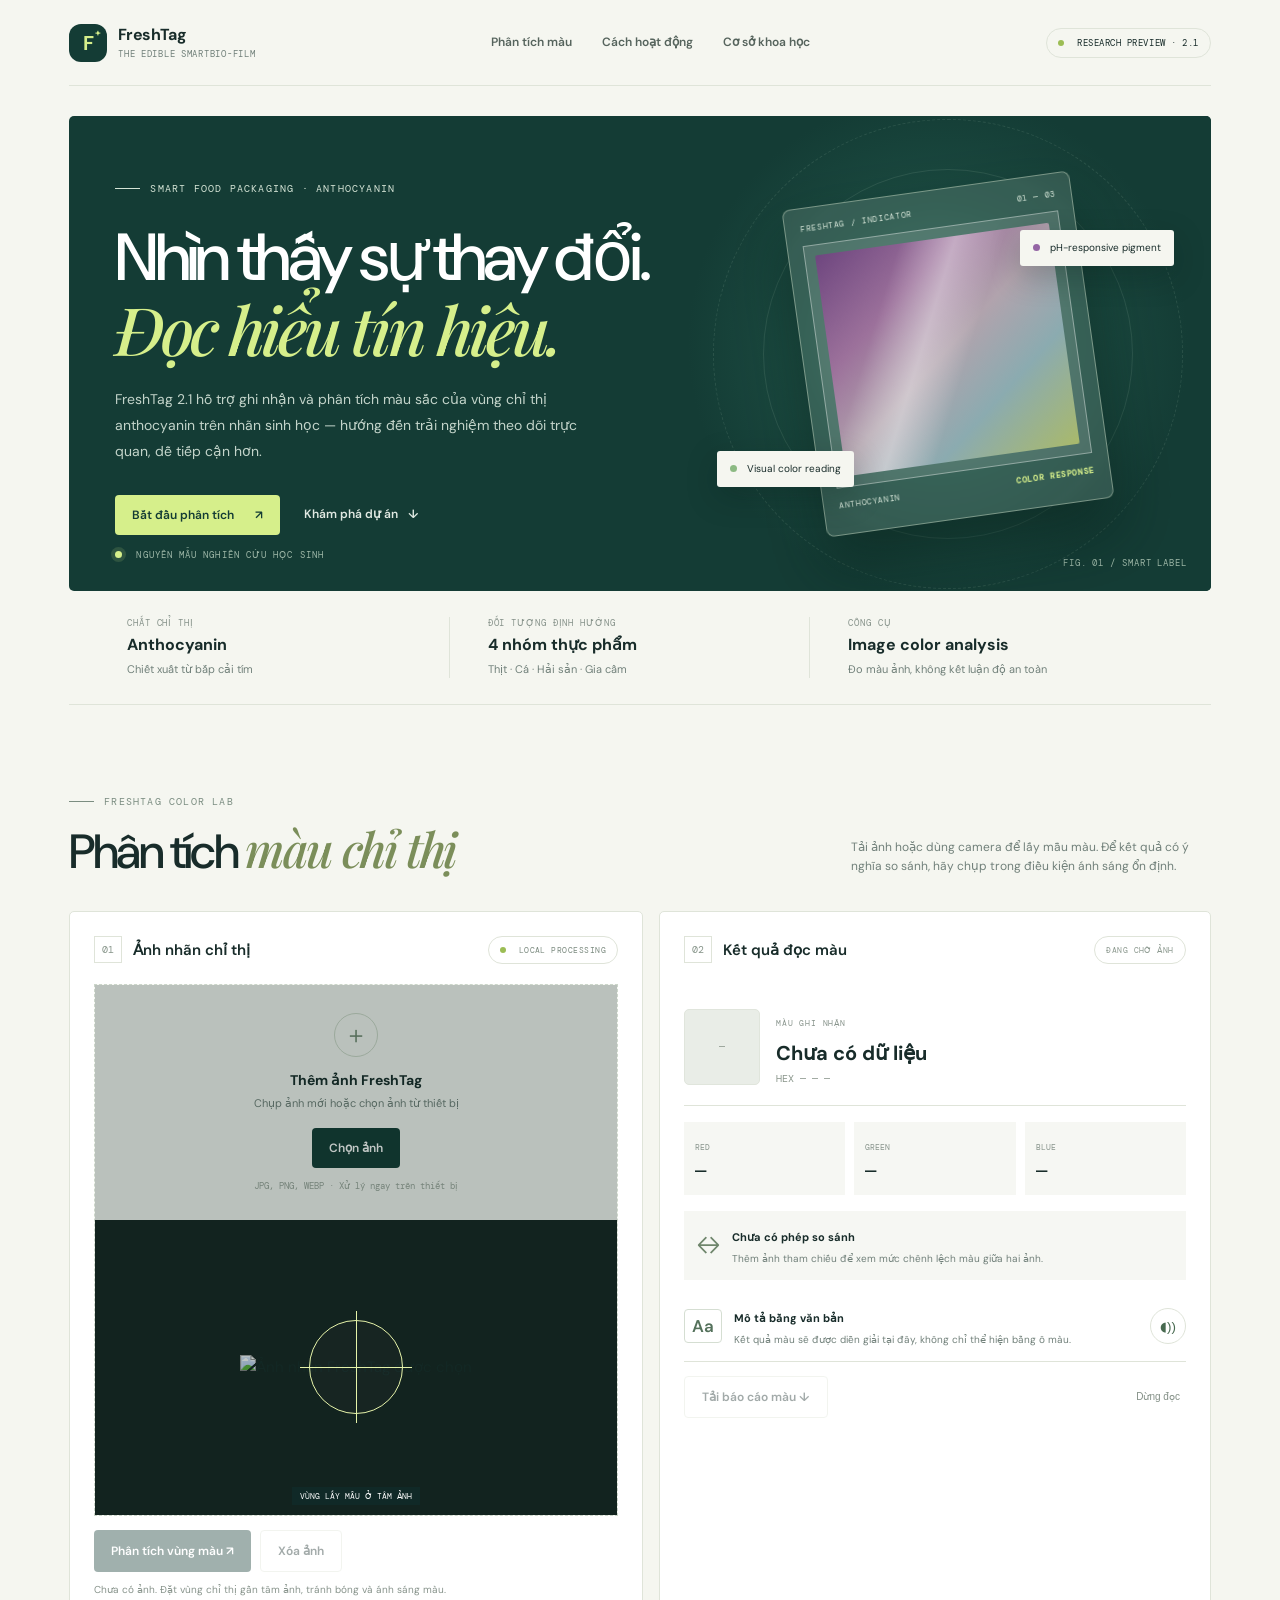
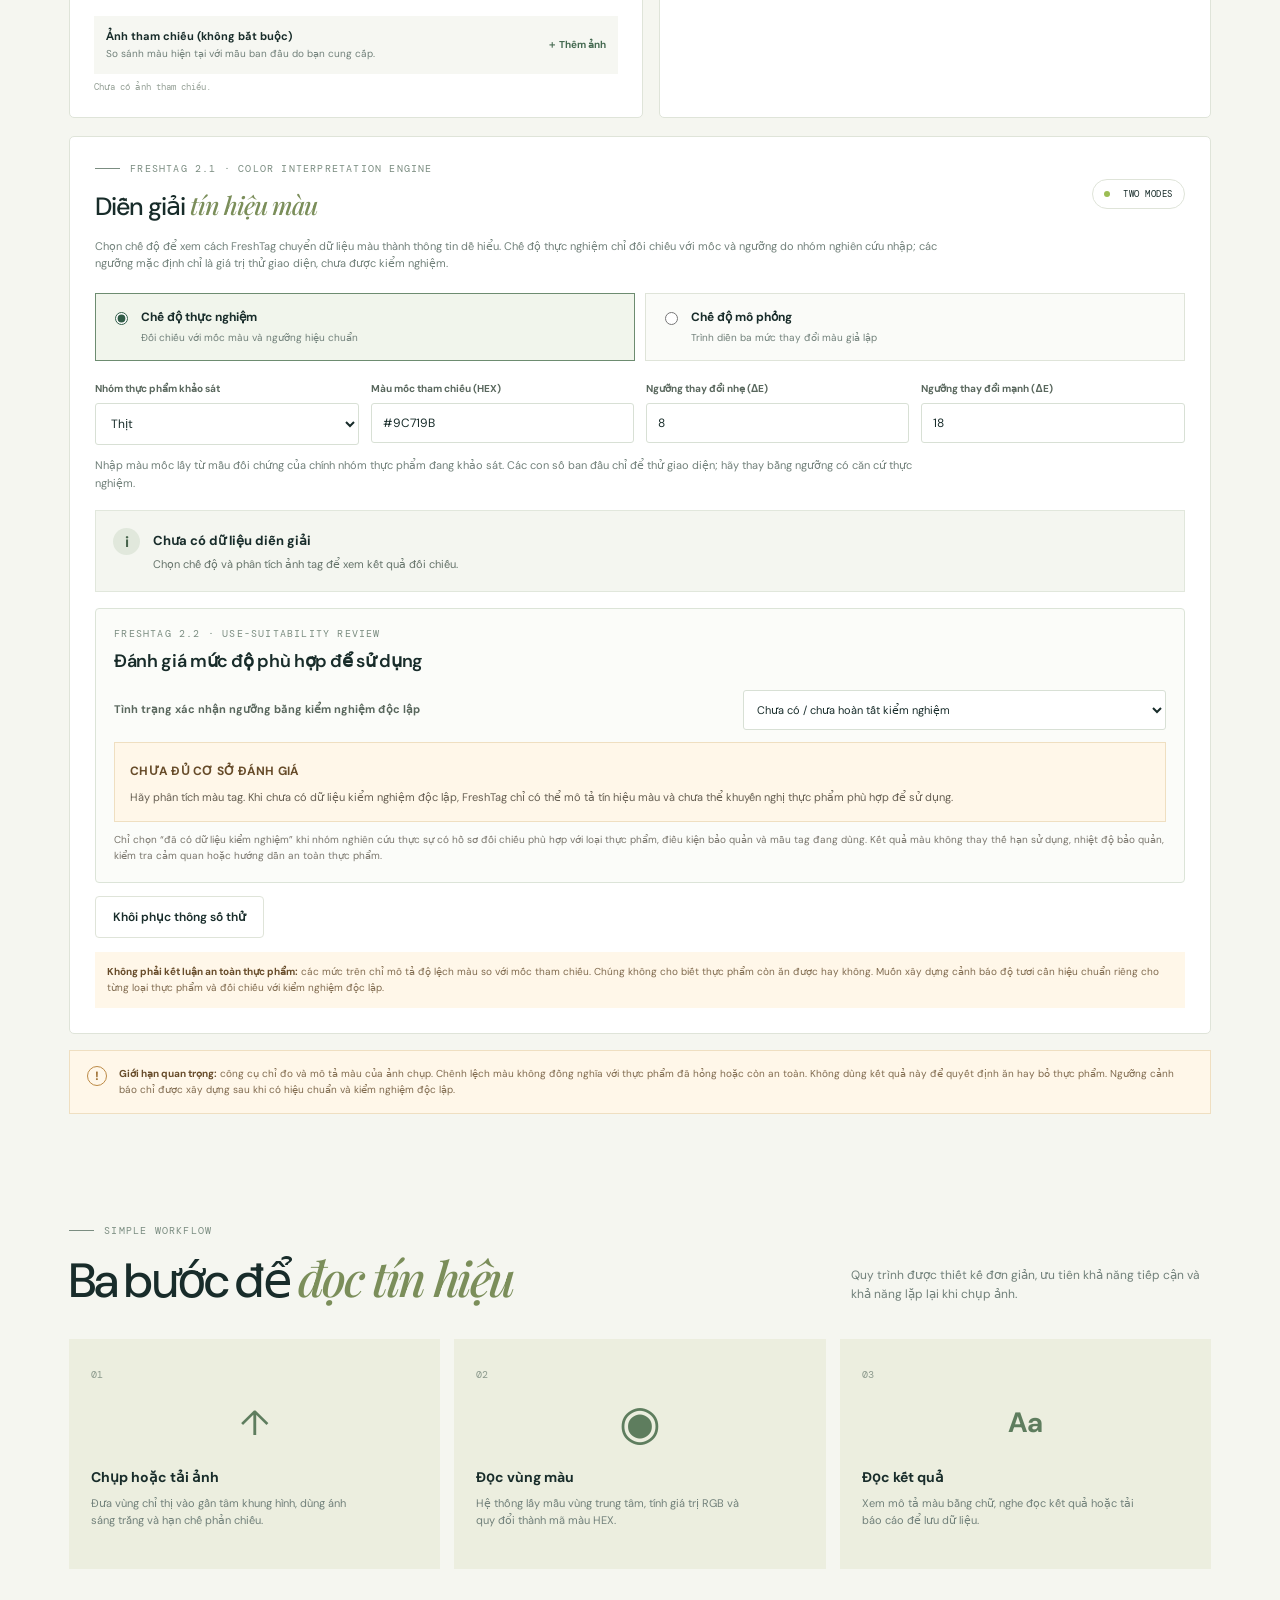
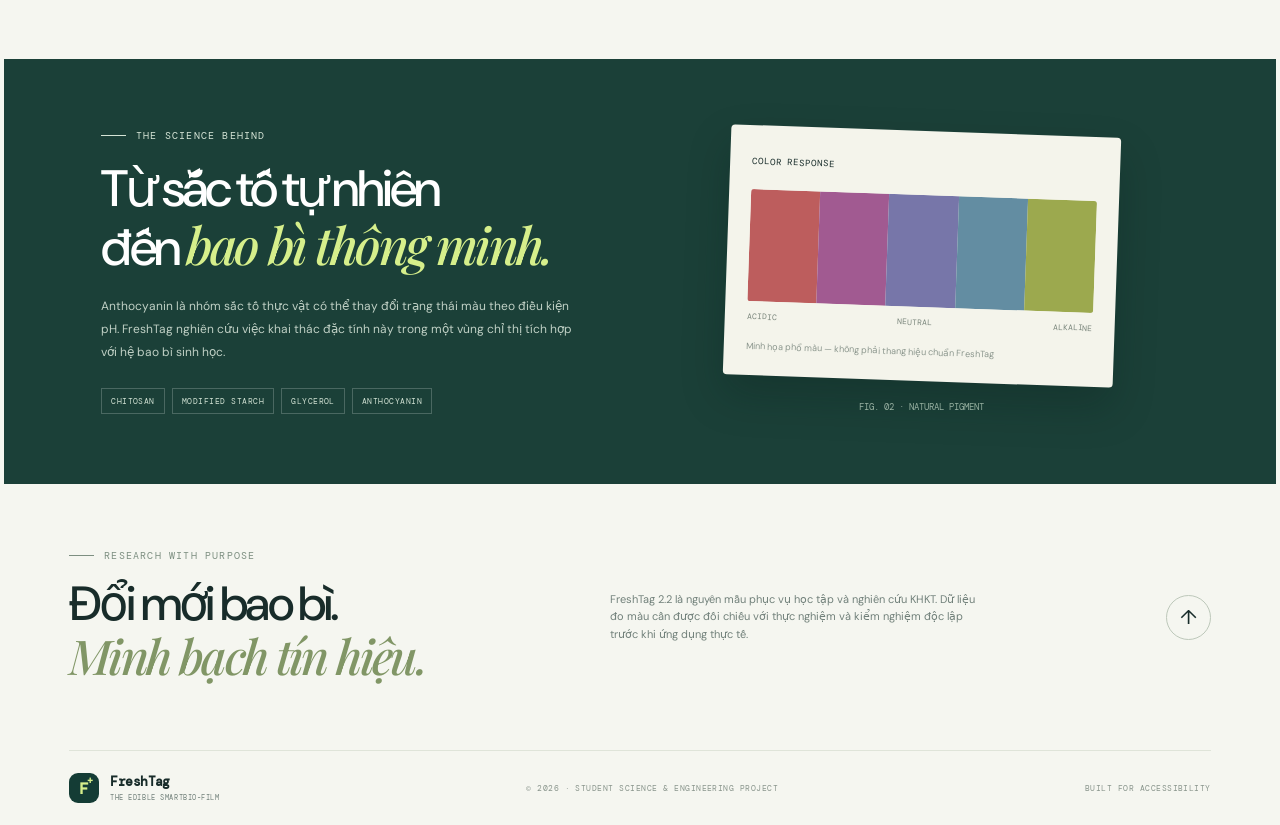
<file: index.html>
<!doctype html>
<html lang="vi">
<head>
  <meta charset="utf-8">
  <meta name="viewport" content="width=device-width, initial-scale=1">
  <meta name="theme-color" content="#102b2a">
  <meta name="description" content="FreshTag 2.1 — công cụ hỗ trợ đọc màu nhãn chỉ thị anthocyanin trong nghiên cứu bao bì thực phẩm thông minh.">
  <title>FreshTag 2.1 | SmartBio-Film</title>
  <link rel="stylesheet" href="styles.css">
</head>
<body>
  <div class="app-shell">
    <header class="topbar">
      <a class="brand" href="#home" aria-label="FreshTag 2.0 trang chủ">
        <span class="brand-mark">F<span>+</span></span>
        <span><strong>FreshTag</strong><small>THE EDIBLE SMARTBIO-FILM</small></span>
      </a>
      <nav aria-label="Điều hướng chính">
        <a href="#scanner">Phân tích màu</a><a href="#how">Cách hoạt động</a><a href="#science">Cơ sở khoa học</a>
      </nav>
      <span class="version-pill"><i></i> RESEARCH PREVIEW · 2.1</span>
    </header>

    <main id="home">
      <section class="hero">
        <div class="hero-copy">
          <div class="eyebrow"><span class="eyebrow-line"></span> SMART FOOD PACKAGING · ANTHOCYANIN</div>
          <h1>Nhìn thấy sự thay đổi.<br><em>Đọc hiểu tín hiệu.</em></h1>
          <p>FreshTag 2.1 hỗ trợ ghi nhận và phân tích màu sắc của vùng chỉ thị anthocyanin trên nhãn sinh học — hướng đến trải nghiệm theo dõi trực quan, dễ tiếp cận hơn.</p>
          <div class="hero-actions"><a class="btn btn-light" href="#scanner">Bắt đầu phân tích <span>↗</span></a><a class="text-link" href="#science">Khám phá dự án <span>↓</span></a></div>
          <div class="hero-foot"><span class="pulse"></span> NGUYÊN MẪU NGHIÊN CỨU HỌC SINH</div>
        </div>
        <div class="hero-art" aria-label="Minh họa nhãn chỉ thị màu FreshTag">
          <div class="orbit orbit-one"></div><div class="orbit orbit-two"></div>
          <div class="film-card"><div class="film-top"><span>FRESHTAG / INDICATOR</span><span>01 — 03</span></div><div class="film-window"><div class="film-gradient"></div><div class="film-gloss"></div></div><div class="film-bottom"><span>ANTHOCYANIN</span><strong>COLOR RESPONSE</strong></div></div>
          <div class="float-note note-top"><span class="note-dot purple"></span> pH-responsive pigment</div>
          <div class="float-note note-bottom"><span class="note-dot mint"></span> Visual color reading</div>
          <span class="hero-index">FIG. 01 / SMART LABEL</span>
        </div>
      </section>

      <section class="stats-strip" aria-label="Thông tin dự án">
        <div><span class="stat-label">CHẤT CHỈ THỊ</span><strong>Anthocyanin</strong><small>Chiết xuất từ bắp cải tím</small></div>
        <div><span class="stat-label">ĐỐI TƯỢNG ĐỊNH HƯỚNG</span><strong>4 nhóm thực phẩm</strong><small>Thịt · Cá · Hải sản · Gia cầm</small></div>
        <div><span class="stat-label">CÔNG CỤ</span><strong>Image color analysis</strong><small>Đo màu ảnh, không kết luận độ an toàn</small></div>
      </section>

      <section class="section scanner-section" id="scanner">
        <div class="section-heading"><div><div class="eyebrow dark"><span class="eyebrow-line"></span> FRESHTAG COLOR LAB</div><h2>Phân tích <em>màu chỉ thị</em></h2></div><p>Tải ảnh hoặc dùng camera để lấy mẫu màu. Để kết quả có ý nghĩa so sánh, hãy chụp trong điều kiện ánh sáng ổn định.</p></div>
        <div class="lab-grid">
          <div class="panel capture-panel">
            <div class="panel-head"><div><span class="step-number">01</span><h3>Ảnh nhãn chỉ thị</h3></div><span class="live-tag"><i></i> LOCAL PROCESSING</span></div>
            <div class="upload-zone" id="dropZone">
              <input id="photoInput" type="file" accept="image/*" capture="environment" hidden>
              <div id="emptyState" class="empty-state"><div class="upload-icon">＋</div><strong>Thêm ảnh FreshTag</strong><span>Chụp ảnh mới hoặc chọn ảnh từ thiết bị</span><button class="btn btn-dark" id="choosePhoto" type="button">Chọn ảnh</button><small>JPG, PNG, WEBP · Xử lý ngay trên thiết bị</small></div>
              <div id="previewWrap" class="preview-wrap" hidden><img id="preview" alt="Ảnh nhãn FreshTag được chọn"><div class="sample-guide"><span></span></div><div class="guide-caption">VÙNG LẤY MẪU Ở TÂM ẢNH</div></div>
            </div>
            <div class="capture-actions"><button class="btn btn-dark" id="analyzeBtn" type="button" disabled>Phân tích vùng màu <span>↗</span></button><button class="btn btn-outline" id="clearBtn" type="button" disabled>Xóa ảnh</button></div>
            <p class="helper-text" id="fileStatus" aria-live="polite">Chưa có ảnh. Đặt vùng chỉ thị gần tâm ảnh, tránh bóng và ánh sáng màu.</p>
            <div class="reference-box"><div><strong>Ảnh tham chiếu (không bắt buộc)</strong><span>So sánh màu hiện tại với mẫu ban đầu do bạn cung cấp.</span></div><label class="reference-button" for="referenceInput">＋ Thêm ảnh<input id="referenceInput" type="file" accept="image/*" hidden></label></div>
            <div class="reference-status" id="referenceStatus">Chưa có ảnh tham chiếu.</div>
          </div>

          <div class="panel result-panel" aria-live="polite">
            <div class="panel-head"><div><span class="step-number">02</span><h3>Kết quả đọc màu</h3></div><span class="result-state" id="resultState">ĐANG CHỜ ẢNH</span></div>
            <div class="result-main"><div class="color-swatch" id="colorSwatch"><span>—</span></div><div><span class="result-overline">MÀU GHI NHẬN</span><h4 id="colorName">Chưa có dữ liệu</h4><p id="colorHex">HEX — — —</p></div></div>
            <div class="metric-grid"><div class="metric"><span>RED</span><strong id="redValue">—</strong></div><div class="metric"><span>GREEN</span><strong id="greenValue">—</strong></div><div class="metric"><span>BLUE</span><strong id="blueValue">—</strong></div></div>
            <div class="compare-result" id="compareResult"><span class="compare-icon">↔</span><div><strong>Chưa có phép so sánh</strong><p>Thêm ảnh tham chiếu để xem mức chênh lệch màu giữa hai ảnh.</p></div></div>
            <div class="plain-language"><span class="access-icon">Aa</span><div><strong>Mô tả bằng văn bản</strong><p id="plainDescription">Kết quả màu sẽ được diễn giải tại đây, không chỉ thể hiện bằng ô màu.</p></div><button id="speakBtn" class="icon-button" type="button" aria-label="Đọc kết quả thành tiếng" title="Đọc kết quả">◖))</button></div>
            <div class="result-actions"><button id="downloadBtn" class="btn btn-outline" type="button" disabled>Tải báo cáo màu ↓</button><button id="stopSpeakBtn" class="text-button" type="button">Dừng đọc</button></div>
          </div>
        </div>
        <section class="interpretation-panel" id="interpretation">
          <div class="interpretation-heading"><div><div class="eyebrow dark"><span class="eyebrow-line"></span> FRESHTAG 2.1 · COLOR INTERPRETATION ENGINE</div><h3>Diễn giải <em>tín hiệu màu</em></h3></div><span class="version-pill"><i></i> TWO MODES</span></div>
          <p class="interpretation-intro">Chọn chế độ để xem cách FreshTag chuyển dữ liệu màu thành thông tin dễ hiểu. Chế độ thực nghiệm chỉ đối chiếu với mốc và ngưỡng do nhóm nghiên cứu nhập; các ngưỡng mặc định chỉ là giá trị thử giao diện, chưa được kiểm nghiệm.</p>
          <div class="mode-switch" role="group" aria-label="Chọn chế độ">
            <label><input type="radio" name="analysisMode" value="calibrated" checked><span><strong>Chế độ thực nghiệm</strong><small>Đối chiếu với mốc màu và ngưỡng hiệu chuẩn</small></span></label>
            <label><input type="radio" name="analysisMode" value="demo"><span><strong>Chế độ mô phỏng</strong><small>Trình diễn ba mức thay đổi màu giả lập</small></span></label>
          </div>
          <div class="calibration-controls" id="calibrationControls">
            <label>Nhóm thực phẩm khảo sát<select id="foodType"><option value="Thịt">Thịt</option><option value="Cá">Cá</option><option value="Hải sản">Hải sản</option><option value="Gia cầm">Gia cầm</option></select></label>
            <label>Màu mốc tham chiếu (HEX)<input id="baselineHex" type="text" value="#9C719B" maxlength="7" inputmode="text" aria-describedby="baselineHelp"></label>
            <label>Ngưỡng thay đổi nhẹ (ΔE)<input id="thresholdOne" type="number" min="0.1" max="100" step="0.1" value="8"></label>
            <label>Ngưỡng thay đổi mạnh (ΔE)<input id="thresholdTwo" type="number" min="0.2" max="150" step="0.1" value="18"></label>
            <p id="baselineHelp" class="control-help">Nhập màu mốc lấy từ mẫu đối chứng của chính nhóm thực phẩm đang khảo sát. Các con số ban đầu chỉ để thử giao diện; hãy thay bằng ngưỡng có căn cứ thực nghiệm.</p>
          </div>
          <div class="demo-controls" id="demoControls" hidden>
            <label>Kịch bản mô phỏng<select id="demoScenario"><option value="reference">Tín hiệu gần màu mốc (ΔE = 2)</option><option value="changed">Tín hiệu thay đổi vừa (ΔE = 11)</option><option value="strong">Tín hiệu thay đổi mạnh (ΔE = 24)</option></select></label>
            <p class="control-help">Dữ liệu mô phỏng được tạo sẵn để minh họa giao diện, không lấy từ ảnh tag và không phản ánh tình trạng thực phẩm.</p>
          </div>
          <div class="interpretation-output" id="interpretationOutput" aria-live="polite">
            <span class="interpretation-icon">i</span><div><strong>Chưa có dữ liệu diễn giải</strong><p>Chọn chế độ và phân tích ảnh tag để xem kết quả đối chiếu.</p></div>
          </div>
          <section class="recommendation-card" aria-live="polite">
            <div class="recommendation-title"><span class="eyebrow dark">FRESHTAG 2.2 · USE-SUITABILITY REVIEW</span><h4>Đánh giá mức độ phù hợp để sử dụng</h4></div>
            <div class="validation-row"><label for="validationStatus">Tình trạng xác nhận ngưỡng bằng kiểm nghiệm độc lập</label><select id="validationStatus"><option value="unvalidated" selected>Chưa có / chưa hoàn tất kiểm nghiệm</option><option value="validated">Đã có dữ liệu kiểm nghiệm độc lập cho đúng nhóm thực phẩm và quy trình</option></select></div>
            <div class="recommendation-output" id="recommendationOutput"><strong>CHƯA ĐỦ CƠ SỞ ĐÁNH GIÁ</strong><p>Hãy phân tích màu tag. Khi chưa có dữ liệu kiểm nghiệm độc lập, FreshTag chỉ có thể mô tả tín hiệu màu và chưa thể khuyến nghị thực phẩm phù hợp để sử dụng.</p></div>
            <p class="recommendation-footnote">Chỉ chọn “đã có dữ liệu kiểm nghiệm” khi nhóm nghiên cứu thực sự có hồ sơ đối chiếu phù hợp với loại thực phẩm, điều kiện bảo quản và mẫu tag đang dùng. Kết quả màu không thay thế hạn sử dụng, nhiệt độ bảo quản, kiểm tra cảm quan hoặc hướng dẫn an toàn thực phẩm.</p>
          </section>
          <div class="demo-buttons"><button type="button" class="btn btn-outline" id="runDemoBtn" hidden>Xem thử kịch bản mô phỏng</button><button type="button" class="btn btn-outline" id="resetCalibrationBtn">Khôi phục thông số thử</button></div>
          <p class="disclaimer-mini"><strong>Không phải kết luận an toàn thực phẩm:</strong> các mức trên chỉ mô tả độ lệch màu so với mốc tham chiếu. Chúng không cho biết thực phẩm còn ăn được hay không. Muốn xây dựng cảnh báo độ tươi cần hiệu chuẩn riêng cho từng loại thực phẩm và đối chiếu với kiểm nghiệm độc lập.</p>
        </section>
        <div class="safety-note"><span class="safety-symbol">!</span><p><strong>Giới hạn quan trọng:</strong> công cụ chỉ đo và mô tả màu của ảnh chụp. Chênh lệch màu không đồng nghĩa với thực phẩm đã hỏng hoặc còn an toàn. Không dùng kết quả này để quyết định ăn hay bỏ thực phẩm. Ngưỡng cảnh báo chỉ được xây dựng sau khi có hiệu chuẩn và kiểm nghiệm độc lập.</p></div>
      </section>

      <section class="section how-section" id="how"><div class="section-heading"><div><div class="eyebrow dark"><span class="eyebrow-line"></span> SIMPLE WORKFLOW</div><h2>Ba bước để <em>đọc tín hiệu</em></h2></div><p>Quy trình được thiết kế đơn giản, ưu tiên khả năng tiếp cận và khả năng lặp lại khi chụp ảnh.</p></div>
        <div class="steps-grid"><article class="step-card"><span>01</span><div class="step-illustration upload-illus">↑</div><h3>Chụp hoặc tải ảnh</h3><p>Đưa vùng chỉ thị vào gần tâm khung hình, dùng ánh sáng trắng và hạn chế phản chiếu.</p></article><article class="step-card"><span>02</span><div class="step-illustration scan-illus">◉</div><h3>Đọc vùng màu</h3><p>Hệ thống lấy mẫu vùng trung tâm, tính giá trị RGB và quy đổi thành mã màu HEX.</p></article><article class="step-card"><span>03</span><div class="step-illustration read-illus">Aa</div><h3>Đọc kết quả</h3><p>Xem mô tả màu bằng chữ, nghe đọc kết quả hoặc tải báo cáo để lưu dữ liệu.</p></article></div>
      </section>

      <section class="science-section" id="science"><div class="science-copy"><div class="eyebrow"><span class="eyebrow-line"></span> THE SCIENCE BEHIND</div><h2>Từ sắc tố tự nhiên<br>đến <em>bao bì thông minh.</em></h2><p>Anthocyanin là nhóm sắc tố thực vật có thể thay đổi trạng thái màu theo điều kiện pH. FreshTag nghiên cứu việc khai thác đặc tính này trong một vùng chỉ thị tích hợp với hệ bao bì sinh học.</p><div class="science-tags"><span>CHITOSAN</span><span>MODIFIED STARCH</span><span>GLYCEROL</span><span>ANTHOCYANIN</span></div></div><div class="science-visual"><div class="ph-card"><span>COLOR RESPONSE</span><div class="ph-spectrum"><i></i><i></i><i></i><i></i><i></i></div><div class="ph-labels"><span>ACIDIC</span><span>NEUTRAL</span><span>ALKALINE</span></div><small>Minh họa phổ màu — không phải thang hiệu chuẩn FreshTag</small></div><div class="science-caption">FIG. 02 · NATURAL PIGMENT</div></div></section>

      <section class="closing-banner"><div><span class="eyebrow"><span class="eyebrow-line"></span> RESEARCH WITH PURPOSE</span><h2>Đổi mới bao bì.<br><em>Minh bạch tín hiệu.</em></h2></div><p>FreshTag 2.2 là nguyên mẫu phục vụ học tập và nghiên cứu KHKT. Dữ liệu đo màu cần được đối chiếu với thực nghiệm và kiểm nghiệm độc lập trước khi ứng dụng thực tế.</p><a href="#scanner" class="round-link" aria-label="Quay lại công cụ phân tích">↑</a></section>
    </main>
    <footer><a class="brand footer-brand" href="#home"><span class="brand-mark">F<span>+</span></span><span><strong>FreshTag</strong><small>THE EDIBLE SMARTBIO-FILM</small></span></a><span>© 2026 · STUDENT SCIENCE & ENGINEERING PROJECT</span><span>BUILT FOR ACCESSIBILITY</span></footer>
  </div>
  <canvas id="workCanvas" hidden></canvas>
  <script src="app.js" defer></script>
</body>
</html>
</file>
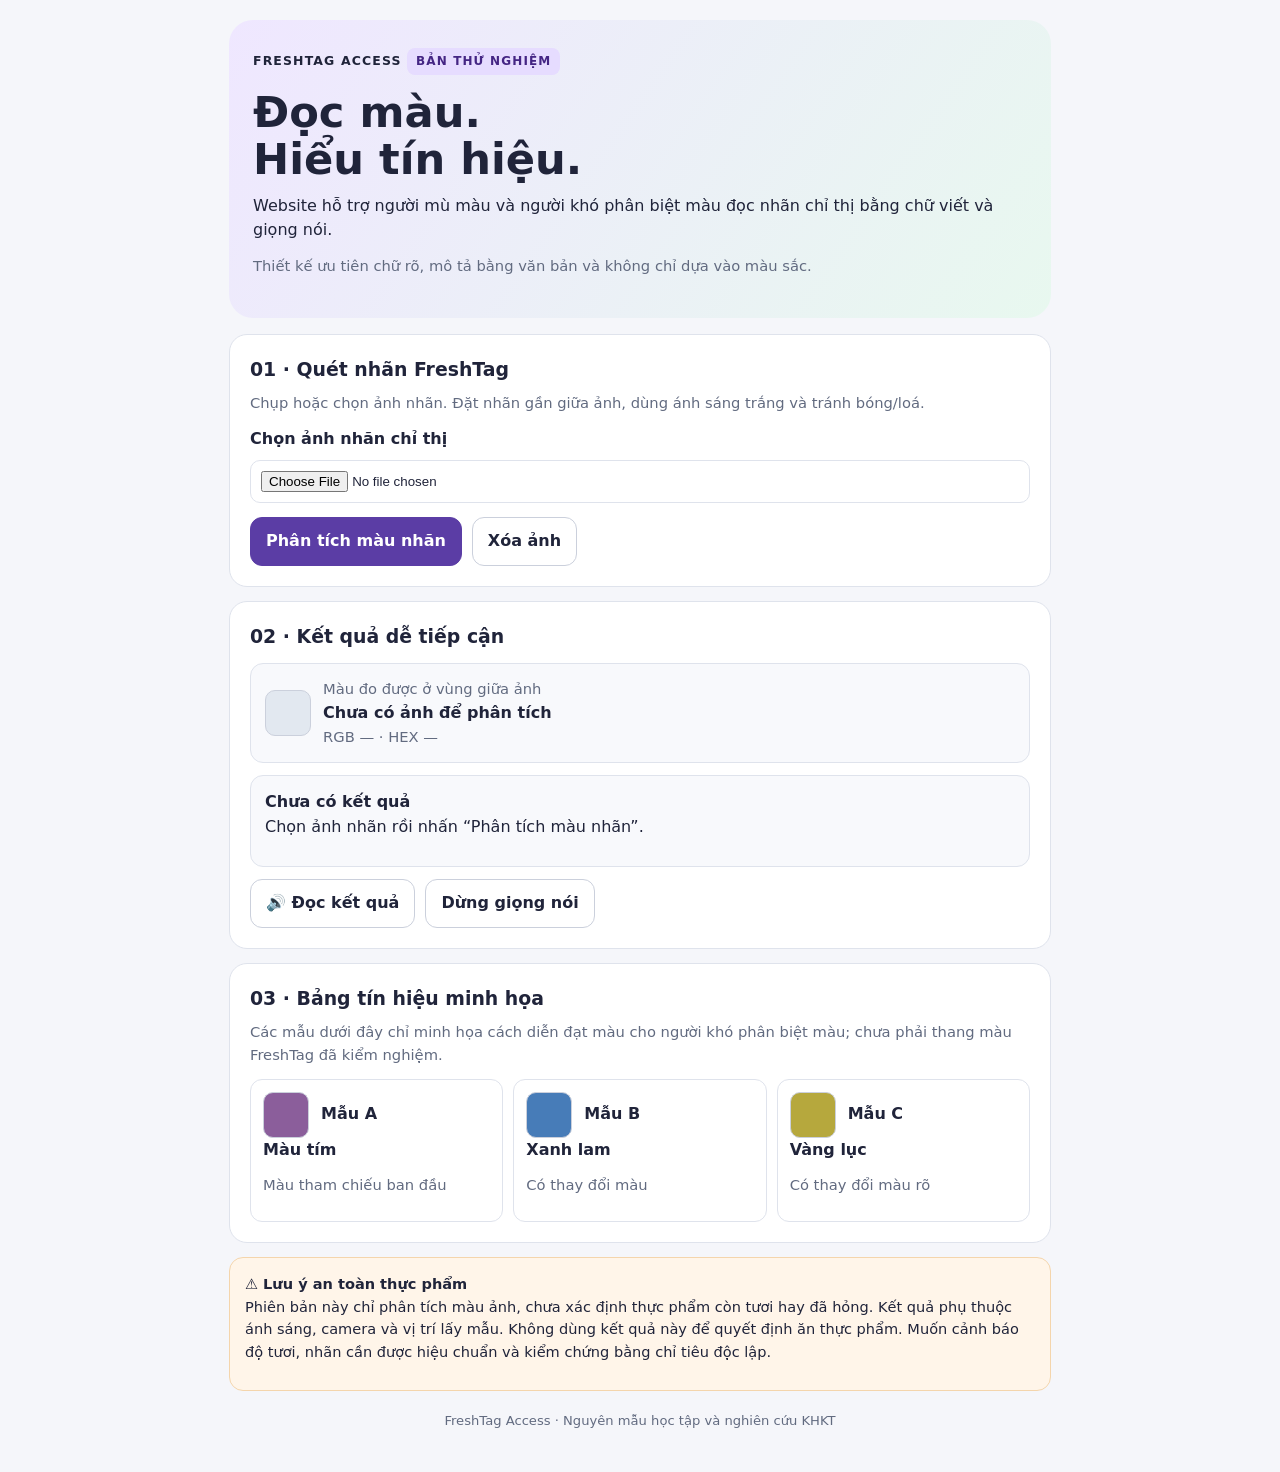
<file: freshtag_access.html>
<!doctype html>
<html lang="vi">
<head>
<meta charset="utf-8">
<meta name="viewport" content="width=device-width,initial-scale=1">
<meta name="theme-color" content="#5b3da5">
<title>FreshTag Access — Đọc màu dễ tiếp cận</title>
<style>
:root{--ink:#20243a;--muted:#626b80;--purple:#5b3da5;--line:#dfe3ec;--soft:#f6f4fb;--green:#eaf7f0}
*{box-sizing:border-box}body{margin:0;background:#f5f6fa;color:var(--ink);font:16px/1.55 system-ui,-apple-system,BlinkMacSystemFont,"Segoe UI",sans-serif}
main{max-width:850px;margin:auto;padding:20px 14px 40px}.hero{padding:28px 24px;border-radius:24px;background:linear-gradient(125deg,#efe7ff,#e8f8ef);margin-bottom:16px}
.eyebrow{font-size:.78rem;font-weight:800;letter-spacing:.09em}.pill{display:inline-block;padding:4px 9px;border-radius:8px;background:#e6dcff;color:#442584;font-size:.75rem;font-weight:800}
h1{font-size:clamp(1.8rem,5vw,2.7rem);line-height:1.1;margin:14px 0 10px}h2{font-size:1.18rem;margin:0 0 8px}p{margin:0 0 12px}.muted{color:var(--muted);font-size:.92rem}
.card{background:white;border:1px solid var(--line);border-radius:18px;padding:20px;margin:14px 0}.actions{display:flex;gap:10px;flex-wrap:wrap;margin-top:12px}
button{font:inherit;font-weight:700;border-radius:12px;padding:11px 15px;cursor:pointer;border:1px solid #cbd0dc;background:white;color:var(--ink)}
button.primary{background:var(--purple);color:white;border-color:var(--purple)}button:focus-visible,input:focus-visible{outline:3px solid #f59e0b;outline-offset:3px}
input[type=file]{display:block;width:100%;margin:8px 0 14px;padding:10px;border:1px solid var(--line);border-radius:10px;background:#fff}
#preview{display:block;max-width:100%;max-height:330px;margin:10px auto;border-radius:12px;border:1px solid var(--line)}.hidden{display:none!important}
.resultbox{background:#f8f9fc;border:1px solid var(--line);padding:14px;border-radius:13px;margin:12px 0}.colorrow{display:flex;gap:12px;align-items:center}.swatch{width:46px;height:46px;border:1px solid #cbd0dc;border-radius:10px;flex-shrink:0;background:#e2e8f0}
.examples{display:grid;grid-template-columns:repeat(3,minmax(0,1fr));gap:10px}.example{border:1px solid var(--line);border-radius:12px;padding:12px}.notice{background:#fff5e9;border:1px solid #f4d5ac;padding:15px;border-radius:14px;font-size:.91rem}
footer{color:var(--muted);font-size:.82rem;text-align:center;margin-top:20px}
@media(max-width:520px){.examples{grid-template-columns:1fr}.hero{padding:22px 18px}.card{padding:16px}}
</style>
</head>
<body>
<main>
<header class="hero">
  <div class="eyebrow">FRESHTAG ACCESS <span class="pill">BẢN THỬ NGHIỆM</span></div>
  <h1>Đọc màu.<br>Hiểu tín hiệu.</h1>
  <p>Website hỗ trợ người mù màu và người khó phân biệt màu đọc nhãn chỉ thị bằng chữ viết và giọng nói.</p>
  <p class="muted">Thiết kế ưu tiên chữ rõ, mô tả bằng văn bản và không chỉ dựa vào màu sắc.</p>
</header>
<section class="card" aria-labelledby="scan-title">
  <h2 id="scan-title">01 · Quét nhãn FreshTag</h2>
  <p class="muted">Chụp hoặc chọn ảnh nhãn. Đặt nhãn gần giữa ảnh, dùng ánh sáng trắng và tránh bóng/loá.</p>
  <label for="photo"><strong>Chọn ảnh nhãn chỉ thị</strong></label>
  <input id="photo" type="file" accept="image/*" capture="environment">
  <img id="preview" class="hidden" alt="Ảnh nhãn chỉ thị đã chọn">
  <p id="error" role="alert" style="color:#a32020"></p>
  <div class="actions"><button id="scan" class="primary" type="button">Phân tích màu nhãn</button><button id="reset" type="button">Xóa ảnh</button></div>
</section>
<section class="card" aria-live="polite">
  <h2>02 · Kết quả dễ tiếp cận</h2>
  <div class="resultbox">
    <div class="colorrow"><div id="swatch" class="swatch" aria-hidden="true"></div><div><div class="muted">Màu đo được ở vùng giữa ảnh</div><strong id="colorname">Chưa có ảnh để phân tích</strong><div id="rgb" class="muted">RGB — · HEX —</div></div></div>
  </div>
  <div id="result" class="resultbox"><strong>Chưa có kết quả</strong><p>Chọn ảnh nhãn rồi nhấn “Phân tích màu nhãn”.</p></div>
  <div class="actions"><button id="speak" type="button">🔊 Đọc kết quả</button><button id="stop" type="button">Dừng giọng nói</button></div>
</section>
<section class="card">
  <h2>03 · Bảng tín hiệu minh họa</h2>
  <p class="muted">Các mẫu dưới đây chỉ minh họa cách diễn đạt màu cho người khó phân biệt màu; chưa phải thang màu FreshTag đã kiểm nghiệm.</p>
  <div class="examples">
    <div class="example"><div class="colorrow"><div class="swatch" style="background:#8b5e9b"></div><strong>Mẫu A</strong></div><p><strong>Màu tím</strong></p><p class="muted">Màu tham chiếu ban đầu</p></div>
    <div class="example"><div class="colorrow"><div class="swatch" style="background:#477cb8"></div><strong>Mẫu B</strong></div><p><strong>Xanh lam</strong></p><p class="muted">Có thay đổi màu</p></div>
    <div class="example"><div class="colorrow"><div class="swatch" style="background:#b6a83d"></div><strong>Mẫu C</strong></div><p><strong>Vàng lục</strong></p><p class="muted">Có thay đổi màu rõ</p></div>
  </div>
</section>
<section class="notice">
  <strong>⚠️ Lưu ý an toàn thực phẩm</strong>
  <p>Phiên bản này chỉ phân tích màu ảnh, chưa xác định thực phẩm còn tươi hay đã hỏng. Kết quả phụ thuộc ánh sáng, camera và vị trí lấy mẫu. Không dùng kết quả này để quyết định ăn thực phẩm. Muốn cảnh báo độ tươi, nhãn cần được hiệu chuẩn và kiểm chứng bằng chỉ tiêu độc lập.</p>
</section>
<footer>FreshTag Access · Nguyên mẫu học tập và nghiên cứu KHKT</footer>
<canvas id="canvas" class="hidden"></canvas>
</main>
<script>
(() => {
 const file=document.getElementById('photo'),preview=document.getElementById('preview'),error=document.getElementById('error'),swatch=document.getElementById('swatch'),colorname=document.getElementById('colorname'),rgbout=document.getElementById('rgb'),result=document.getElementById('result'),canvas=document.getElementById('canvas');
 let ready=false,lastText='Chưa có kết quả.';
 function nameColor(r,g,b){
   let R=r/255,G=g/255,B=b/255,mx=Math.max(R,G,B),mn=Math.min(R,G,B),d=mx-mn,h=0,s=mx===0?0:d/mx,v=mx;
   if(d){if(mx===R)h=60*(((G-B)/d)%6);else if(mx===G)h=60*((B-R)/d+2);else h=60*((R-G)/d+4);if(h<0)h+=360}
   if(v<.19)return 'Tối / gần đen';if(s<.16)return v>.82?'Trắng / rất nhạt':v<.42?'Xám đậm':'Xám';
   if(h<15||h>=345)return 'Đỏ';if(h<40)return 'Cam';if(h<68)return 'Vàng';if(h<165)return 'Xanh lục';if(h<205)return 'Xanh ngọc';if(h<255)return 'Xanh lam';if(h<290)return 'Tím';return 'Hồng / tím đỏ';
 }
 file.addEventListener('change',()=>{error.textContent='';const f=file.files&&file.files[0];ready=false;if(!f){preview.classList.add('hidden');return}if(!f.type.startsWith('image/')){error.textContent='Vui lòng chọn tệp ảnh.';return}const url=URL.createObjectURL(f);preview.onload=()=>{ready=true;preview.classList.remove('hidden');URL.revokeObjectURL(url)};preview.onerror=()=>{error.textContent='Không mở được ảnh này. Hãy thử ảnh khác.';URL.revokeObjectURL(url)};preview.src=url});
 document.getElementById('scan').addEventListener('click',()=>{error.textContent='';if(!ready){error.textContent='Trước tiên hãy chụp hoặc chọn ảnh nhãn.';return}try{const ctx=canvas.getContext('2d',{willReadFrequently:true}),scale=Math.min(1,500/Math.max(preview.naturalWidth,preview.naturalHeight));canvas.width=Math.max(1,Math.round(preview.naturalWidth*scale));canvas.height=Math.max(1,Math.round(preview.naturalHeight*scale));ctx.drawImage(preview,0,0,canvas.width,canvas.height);const x=Math.floor(canvas.width/2),y=Math.floor(canvas.height/2),rad=Math.max(2,Math.floor(Math.min(canvas.width,canvas.height)*.025)),w=Math.min(canvas.width-x+rad,rad*2+1),h=Math.min(canvas.height-y+rad,rad*2+1),data=ctx.getImageData(Math.max(0,x-rad),Math.max(0,y-rad),w,h).data;let rr=0,gg=0,bb=0,n=0;for(let i=0;i<data.length;i+=4){if(data[i+3]<100)continue;rr+=data[i];gg+=data[i+1];bb+=data[i+2];n++}if(!n)throw Error('Không đọc được vùng màu.');const r=Math.round(rr/n),g=Math.round(gg/n),b=Math.round(bb/n),hex='#'+[r,g,b].map(v=>v.toString(16).padStart(2,'0')).join(''),cn=nameColor(r,g,b);swatch.style.background=hex;colorname.textContent=cn;rgbout.textContent=`RGB ${r}, ${g}, ${b} · HEX ${hex}`;result.innerHTML='<strong>Đã đo màu ảnh</strong><p>Màu vùng giữa ảnh được phân loại là <strong>'+cn+'</strong>.</p><p>Đây là mô tả màu của ảnh chụp, không phải kết luận độ tươi của thực phẩm.</p>';lastText=`Màu vùng giữa ảnh là ${cn}. Giá trị RGB là ${r}, ${g}, ${b}. Đây chỉ là kết quả phân tích màu ảnh, chưa xác định độ tươi hoặc độ an toàn của thực phẩm.`}catch(e){error.textContent=e.message||'Có lỗi khi phân tích ảnh.'}});
 document.getElementById('speak').addEventListener('click',()=>{if(!('speechSynthesis'in window)){error.textContent='Trình duyệt này chưa hỗ trợ đọc thành tiếng.';return}speechSynthesis.cancel();const utterance=new SpeechSynthesisUtterance(lastText);utterance.lang='vi-VN';speechSynthesis.speak(utterance)});
 document.getElementById('stop').addEventListener('click',()=>{if('speechSynthesis'in window)speechSynthesis.cancel()});
 document.getElementById('reset').addEventListener('click',()=>{file.value='';ready=false;preview.removeAttribute('src');preview.classList.add('hidden');error.textContent='';swatch.style.background='#e2e8f0';colorname.textContent='Chưa có ảnh để phân tích';rgbout.textContent='RGB — · HEX —';result.innerHTML='<strong>Chưa có kết quả</strong><p>Chọn ảnh nhãn rồi nhấn “Phân tích màu nhãn”.</p>';lastText='Chưa có kết quả.';if('speechSynthesis'in window)speechSynthesis.cancel()});
})();
</script>
</body>
</html>
</file>
<file: styles.css>
@import url('https://fonts.googleapis.com/css2?family=DM+Mono:wght@400;500&family=DM+Sans:wght@400;500;600;700&family=Playfair+Display:ital,wght@0,500;0,600;1,500;1,600&display=swap');
:root{--ink:#182c2a;--muted:#71807a;--green:#143c35;--lime:#d6ef8b;--paper:#f5f6f0;--line:#dfe4d9;--white:#fff;--purple:#8e68a8}*{box-sizing:border-box}html{scroll-behavior:smooth}body{margin:0;background:var(--paper);color:var(--ink);font-family:'DM Sans',Arial,sans-serif;font-size:15px;line-height:1.6}.app-shell{max-width:1440px;margin:auto;padding:0 5.4%}.topbar{height:86px;display:flex;align-items:center;justify-content:space-between;border-bottom:1px solid var(--line);gap:24px}.brand{display:flex;align-items:center;gap:11px;color:var(--ink);text-decoration:none}.brand-mark{width:38px;height:38px;border-radius:12px;background:var(--green);color:var(--lime);display:grid;place-items:center;font-weight:700;font-size:20px;position:relative}.brand-mark span{font-size:10px;position:absolute;right:6px;top:1px}.brand strong,.brand small{display:block;line-height:1.2}.brand strong{font-size:16px;letter-spacing:-.04em}.brand small{font:9px 'DM Mono',monospace;letter-spacing:.08em;color:var(--muted);margin-top:4px}.topbar nav{display:flex;gap:30px}.topbar nav a,.text-link{font-size:12px;font-weight:600;color:#56645d;text-decoration:none}.topbar nav a:hover,.text-link:hover{color:#000}.version-pill,.live-tag,.result-state{font:9px 'DM Mono',monospace;letter-spacing:.06em;border:1px solid var(--line);border-radius:30px;padding:8px 11px;white-space:nowrap}.version-pill i,.live-tag i{display:inline-block;width:6px;height:6px;background:#9cbd54;border-radius:50%;margin-right:7px}.hero{margin:30px 0 0;background:var(--green);color:white;border-radius:5px;min-height:475px;display:grid;grid-template-columns:1.08fr .92fr;overflow:hidden;position:relative}.hero-copy{padding:66px 0 50px 7.5%;position:relative;z-index:2}.eyebrow{font:10px 'DM Mono',monospace;letter-spacing:.12em;color:#d5e4d6;display:flex;align-items:center;gap:10px}.eyebrow-line{width:25px;height:1px;background:currentColor;display:inline-block}.hero h1,.science-copy h2,.closing-banner h2{font-size:clamp(42px,5.2vw,68px);letter-spacing:-.055em;line-height:1.06;font-weight:500;margin:28px 0 18px}.hero h1 em,.science-copy h2 em,.closing-banner h2 em,.section-heading h2 em{font-family:'Playfair Display',serif;font-weight:500;color:var(--lime)}.hero-copy>p{max-width:490px;color:#c3d4ca;font-size:14px;line-height:1.85}.hero-actions{display:flex;align-items:center;gap:24px;margin-top:30px}.btn{border:0;border-radius:4px;padding:12px 17px;font:600 12px 'DM Sans',sans-serif;cursor:pointer;transition:.2s}.btn:disabled{opacity:.4;cursor:not-allowed}.btn-light{background:var(--lime);color:var(--green);text-decoration:none}.btn-light span{padding-left:18px}.text-link{color:#e0e9e2}.text-link span{padding-left:7px}.hero-foot{position:absolute;bottom:30px;left:7.5%;font:9px 'DM Mono',monospace;letter-spacing:.12em;color:#9eb8a8}.pulse{display:inline-block;width:7px;height:7px;border-radius:50%;background:var(--lime);margin-right:8px;box-shadow:0 0 0 4px #d6ef8b22}.hero-art{position:relative;display:grid;place-items:center;background:radial-gradient(circle at 48% 48%,#2d6658 0,#1b4b41 37%,#143c35 68%)}.orbit{position:absolute;border:1px solid #b5d3ba22;border-radius:50%;width:370px;height:370px}.orbit-two{width:470px;height:470px;border-style:dashed}.film-card{width:min(290px,65%);height:330px;background:#e6efdc22;border:1px solid #e3f0d866;border-radius:8px;padding:15px;transform:rotate(-8deg);box-shadow:0 30px 60px #061b1680;backdrop-filter:blur(5px);z-index:1}.film-top,.film-bottom{display:flex;justify-content:space-between;font:8px 'DM Mono',monospace;letter-spacing:.08em;color:#d7e6d9}.film-window{height:245px;margin:12px 0;background:#ffffff20;border:1px solid #ffffff60;padding:10px;position:relative;overflow:hidden}.film-gradient{height:100%;background:linear-gradient(140deg,#6e467f,#9c719b 28%,#b1a3ad 50%,#8babb0 72%,#a9b96b);border-radius:2px}.film-gloss{position:absolute;inset:10px;background:linear-gradient(115deg,transparent 25%,#ffffff66 42%,transparent 57%)}.film-bottom strong{color:var(--lime)}.float-note{position:absolute;z-index:2;background:#f5f6f0;color:var(--ink);padding:10px 13px;border-radius:3px;font-size:10px;box-shadow:0 10px 30px #061b1640}.note-top{top:24%;right:7%}.note-bottom{bottom:22%;left:6%}.note-dot{display:inline-block;width:7px;height:7px;border-radius:50%;margin-right:7px}.purple{background:#9465a4}.mint{background:#8cba83}.hero-index{position:absolute;bottom:22px;right:24px;font:9px 'DM Mono',monospace;color:#9eb8a8;letter-spacing:.1em}.stats-strip{display:grid;grid-template-columns:repeat(3,1fr);padding:26px 3.5%;border-bottom:1px solid var(--line);gap:20px}.stats-strip>div{display:flex;flex-direction:column;gap:3px;border-right:1px solid var(--line);padding-left:18px}.stats-strip>div:last-child{border:0}.stat-label,.result-overline{font:9px 'DM Mono',monospace;letter-spacing:.1em;color:#87938b}.stats-strip strong{font-size:16px}.stats-strip small{color:var(--muted);font-size:11px}.section{padding:90px 0}.section-heading{display:flex;justify-content:space-between;align-items:end;gap:30px;margin-bottom:32px}.eyebrow.dark{color:#7b8d81}.section-heading h2{font-size:clamp(34px,4vw,48px);font-weight:500;letter-spacing:-.05em;line-height:1.1;margin:14px 0 0}.section-heading h2 em{color:#7b8e5a}.section-heading>p{max-width:360px;color:var(--muted);font-size:12px;margin:0 0 3px}.lab-grid{display:grid;grid-template-columns:1.02fr .98fr;gap:16px}.panel{background:white;border:1px solid var(--line);padding:24px;border-radius:5px;min-width:0}.panel-head{display:flex;justify-content:space-between;align-items:center;margin-bottom:20px;gap:12px}.panel-head>div{display:flex;align-items:center;gap:11px}.step-number{font:10px 'DM Mono',monospace;color:#87958a;border:1px solid var(--line);padding:6px 7px}.panel h3{font-size:15px;margin:0;font-weight:600}.live-tag{font-size:8px;color:#7b8a7f}.upload-zone{min-height:295px;border:1px dashed #cbd5c9;background:#f7f8f4;display:grid;place-items:center;position:relative;overflow:hidden}.empty-state{display:flex;align-items:center;flex-direction:column;text-align:center;padding:28px 15px}.upload-icon{width:44px;height:44px;border:1px solid #cdd8c9;border-radius:50%;display:grid;place-items:center;font-size:24px;color:#738a73;margin-bottom:12px}.empty-state strong{font-size:14px}.empty-state>span{font-size:11px;color:var(--muted);margin:4px 0 15px}.empty-state small{font:9px 'DM Mono',monospace;color:#9aa59b;margin-top:12px}.btn-dark{background:var(--green);color:white}.btn-dark:hover{background:#22584d}.btn-outline{background:white;color:var(--ink);border:1px solid var(--line)}.preview-wrap{width:100%;height:295px;position:relative;background:#172522;display:grid;place-items:center}.preview-wrap img{max-width:100%;max-height:100%;object-fit:contain}.sample-guide{position:absolute;width:94px;height:94px;border:1px solid #e5f3a9;box-shadow:0 0 0 999px #071c1640;border-radius:50%;pointer-events:none}.sample-guide:before,.sample-guide:after{content:'';position:absolute;background:#e5f3a9}.sample-guide:before{width:1px;height:112px;left:50%;top:-10px}.sample-guide:after{height:1px;width:112px;top:50%;left:-10px}.guide-caption{position:absolute;bottom:10px;left:50%;transform:translateX(-50%);background:#102b2acc;color:white;padding:4px 8px;font:8px 'DM Mono',monospace;white-space:nowrap}.capture-actions{display:flex;gap:9px;margin-top:14px}.helper-text{font-size:10px;color:#87938b;min-height:18px}.reference-box{display:flex;align-items:center;justify-content:space-between;gap:10px;background:#f6f7f2;padding:12px;margin-top:16px}.reference-box strong,.reference-box span{display:block}.reference-box strong{font-size:11px}.reference-box span{font-size:10px;color:var(--muted)}.reference-button{font-size:10px;font-weight:700;white-space:nowrap;cursor:pointer;color:#456a51}.reference-status{font:9px 'DM Mono',monospace;color:#96a197;margin-top:7px}.result-state{font-size:8px;color:#8c998f}.result-main{display:flex;align-items:center;gap:16px;padding:25px 0 20px;border-bottom:1px solid var(--line)}.color-swatch{width:76px;height:76px;border-radius:5px;background:#e9ede7;display:grid;place-items:center;border:1px solid #e0e5dc;color:#8b978c;font:10px 'DM Mono',monospace;flex-shrink:0}.result-overline{font-size:8px}.result-main h4{font-size:20px;margin:4px 0 0}.result-main p{font:10px 'DM Mono',monospace;color:#8b978c;margin:3px 0 0}.metric-grid{display:grid;grid-template-columns:repeat(3,1fr);gap:9px;margin:16px 0}.metric{background:#f6f7f3;padding:11px}.metric span{font:8px 'DM Mono',monospace;color:#87938b}.metric strong{display:block;font:19px 'DM Mono',monospace;margin-top:2px}.compare-result{display:flex;gap:12px;align-items:center;background:#f6f7f3;padding:13px;margin:12px 0}.compare-icon{font-size:23px;color:#6e856b}.compare-result strong,.plain-language strong{font-size:11px}.compare-result p,.plain-language p{font-size:10px;color:var(--muted);margin:3px 0 0}.plain-language{display:flex;align-items:center;gap:12px;padding:13px 0}.access-icon{font:600 17px 'DM Sans';border:1px solid #d5ded2;padding:5px 7px;border-radius:4px;color:#54715b}.plain-language>div{flex:1}.icon-button{border:1px solid var(--line);background:white;border-radius:50%;width:36px;height:36px;cursor:pointer;color:#486a50}.result-actions{display:flex;align-items:center;justify-content:space-between;border-top:1px solid var(--line);padding-top:14px}.text-button{border:0;background:none;color:#849087;font-size:10px;cursor:pointer}.safety-note{display:flex;gap:12px;align-items:flex-start;background:#fff7e9;border:1px solid #efdfc1;padding:15px 17px;margin-top:16px}.safety-symbol{width:20px;height:20px;border:1px solid #bc8a46;color:#9d6e30;border-radius:50%;text-align:center;font-weight:700;font-size:12px;flex-shrink:0}.safety-note p{font-size:10px;color:#806b4f;margin:0}.safety-note strong{color:#674c2a}.how-section{padding-top:20px;padding-bottom:90px}.steps-grid{display:grid;grid-template-columns:repeat(3,1fr);gap:14px}.step-card{background:#eceedf;padding:22px;min-height:230px;position:relative}.step-card>span{font:10px 'DM Mono',monospace;color:#8b998c}.step-illustration{height:75px;display:grid;place-items:center;font-size:35px;color:#5e7d5e}.scan-illus{font-size:48px}.read-illus{font-size:28px;font-weight:700}.step-card h3{font-size:14px;margin:6px 0}.step-card p{font-size:11px;color:var(--muted);max-width:280px;margin:0}.science-section{background:#1b4038;color:white;margin:0 -5.7%;padding:70px 8.5%;display:grid;grid-template-columns:1fr 1fr;gap:50px;align-items:center}.science-copy h2{font-size:clamp(36px,4vw,52px);margin:20px 0}.science-copy p{max-width:480px;color:#c0d0c5;font-size:12px;line-height:1.9}.science-tags{display:flex;flex-wrap:wrap;gap:7px;margin-top:25px}.science-tags span{font:8px 'DM Mono',monospace;letter-spacing:.06em;border:1px solid #ffffff35;padding:7px 9px;color:#d1e1d3}.science-visual{display:flex;flex-direction:column;align-items:center}.ph-card{width:min(390px,100%);background:#f4f4eb;color:var(--ink);padding:22px;border-radius:4px;transform:rotate(2deg);box-shadow:0 20px 40px #071d1840}.ph-card>span{font:9px 'DM Mono',monospace;letter-spacing:.1em}.ph-spectrum{display:flex;height:112px;margin:18px 0 10px;overflow:hidden;border-radius:3px}.ph-spectrum i{flex:1}.ph-spectrum i:nth-child(1){background:#bd5d5d}.ph-spectrum i:nth-child(2){background:#a15a91}.ph-spectrum i:nth-child(3){background:#7776a9}.ph-spectrum i:nth-child(4){background:#638da2}.ph-spectrum i:nth-child(5){background:#9ca94e}.ph-labels{display:flex;justify-content:space-between;font:8px 'DM Mono',monospace;color:#78847a}.ph-card small{display:block;margin-top:18px;color:#8b968d;font-size:9px}.science-caption{font:9px 'DM Mono',monospace;color:#a8c1b1;margin-top:20px}.closing-banner{display:flex;align-items:center;justify-content:space-between;gap:30px;padding:65px 0}.closing-banner .eyebrow{color:#7d8f81}.closing-banner h2{font-size:clamp(35px,4vw,48px);margin:17px 0 0}.closing-banner h2 em{color:#819666}.closing-banner>p{max-width:370px;color:var(--muted);font-size:11px}.round-link{width:45px;height:45px;display:grid;place-items:center;border:1px solid #bdc8ba;border-radius:50%;text-decoration:none;color:var(--ink);font-size:20px;flex-shrink:0}footer{min-height:75px;border-top:1px solid var(--line);display:flex;justify-content:space-between;align-items:center;gap:15px;color:#89958c;font:8px 'DM Mono',monospace;letter-spacing:.06em}.footer-brand .brand-mark{width:30px;height:30px;border-radius:9px;font-size:16px}.footer-brand strong{font-size:13px}.footer-brand small{font-size:7px}
@media(max-width:850px){.app-shell{padding:0 4%}.topbar nav{gap:14px}.topbar nav a{font-size:10px}.version-pill{display:none}.hero{grid-template-columns:1fr .8fr}.hero-copy{padding-left:6%;}.hero h1{font-size:48px}.science-section{margin:0 -4.2%;padding:60px 6%}.lab-grid{grid-template-columns:1fr 1fr}.panel{padding:17px}.live-tag{display:none}}
@media(max-width:620px){.app-shell{padding:0 17px}.topbar{height:70px}.topbar nav{display:none}.hero{grid-template-columns:1fr;min-height:0}.hero-copy{padding:43px 25px 65px}.hero h1{font-size:46px}.hero-art{min-height:310px}.film-card{height:245px;width:205px}.film-window{height:160px}.orbit{width:260px;height:260px}.orbit-two{width:320px;height:320px}.note-top{top:14%;right:4%}.note-bottom{bottom:13%;left:3%}.hero-foot{bottom:23px;left:25px}.stats-strip{grid-template-columns:1fr;padding:17px 5%;gap:13px}.stats-strip>div{border-right:0;border-bottom:1px solid var(--line);padding:0 0 12px}.stats-strip>div:last-child{border:0;padding-bottom:0}.section{padding:65px 0}.section-heading{display:block}.section-heading>p{margin-top:13px}.lab-grid{grid-template-columns:1fr}.panel{padding:17px}.upload-zone,.preview-wrap{min-height:260px;height:260px}.steps-grid{grid-template-columns:1fr}.step-card{min-height:190px}.science-section{margin:0 -17px;padding:48px 23px;grid-template-columns:1fr;gap:35px}.science-copy h2{font-size:42px}.ph-card{max-width:340px}.closing-banner{padding:48px 0;display:grid;grid-template-columns:1fr auto}.closing-banner>p{grid-column:1/-1;grid-row:2;margin:0}.closing-banner h2{font-size:39px}footer{padding:18px 0;flex-wrap:wrap}footer>span:last-child{display:none}}
@media(prefers-reduced-motion:reduce){html{scroll-behavior:auto}*{transition:none!important}}

/* FreshTag 2.1 interpretation and calibration workspace */
.interpretation-panel{margin-top:18px;background:#fff;border:1px solid var(--line);padding:25px;border-radius:5px}.interpretation-heading{display:flex;justify-content:space-between;align-items:center;gap:16px}.interpretation-heading h3{font-size:25px;font-weight:500;letter-spacing:-.04em;margin:10px 0 0}.interpretation-heading h3 em{font-family:'Playfair Display',serif;color:#7b8e5a}.interpretation-intro,.control-help{font-size:11px;color:var(--muted);max-width:850px}.mode-switch{display:grid;grid-template-columns:1fr 1fr;gap:10px;margin:20px 0}.mode-switch label{display:flex;align-items:flex-start;gap:10px;border:1px solid var(--line);padding:14px;cursor:pointer;background:#fafbf8}.mode-switch label:has(input:checked){border-color:#6d8c70;background:#f1f5ec}.mode-switch input{margin-top:4px;accent-color:#315c47}.mode-switch strong,.mode-switch small{display:block}.mode-switch strong{font-size:12px}.mode-switch small{font-size:10px;color:var(--muted);margin-top:3px}.calibration-controls{display:grid;grid-template-columns:repeat(4,1fr);gap:12px}.calibration-controls label,.demo-controls label{display:flex;flex-direction:column;gap:6px;font-size:10px;font-weight:700;color:#59675d}.calibration-controls input,.calibration-controls select,.demo-controls select{width:100%;border:1px solid #d8e0d5;background:#fff;border-radius:3px;padding:11px;font:12px 'DM Sans',sans-serif;color:var(--ink);min-height:40px}.control-help{grid-column:1/-1;margin:0}.demo-controls{max-width:460px}.interpretation-output{display:flex;gap:13px;align-items:flex-start;padding:17px;margin-top:18px;background:#f4f6f0;border:1px solid #e1e7dc}.interpretation-output[data-level="reference"]{background:#eef5ed;border-color:#d2e4d0}.interpretation-output[data-level="changed"]{background:#fff7e9;border-color:#efdfc1}.interpretation-output[data-level="strong"]{background:#fbefed;border-color:#eed5d0}.interpretation-icon{width:27px;height:27px;display:grid;place-items:center;border-radius:50%;background:#e1e8dc;color:#46634b;font-weight:700;flex-shrink:0}.interpretation-output strong{font-size:13px}.interpretation-output p{font-size:11px;color:#65736a;margin:4px 0 0}.demo-buttons{display:flex;gap:9px;flex-wrap:wrap;margin-top:13px}.disclaimer-mini{font-size:10px;color:#806b4f;background:#fff7e9;padding:12px;margin:14px 0 0}.disclaimer-mini strong{color:#674c2a}
@media(max-width:850px){.calibration-controls{grid-template-columns:repeat(2,1fr)}}
@media(max-width:620px){.interpretation-panel{padding:17px}.interpretation-heading{align-items:flex-start}.interpretation-heading .version-pill{display:none}.mode-switch{grid-template-columns:1fr}.calibration-controls{grid-template-columns:1fr 1fr}.demo-controls{max-width:none}.demo-buttons .btn{flex:1}}
.recommendation-card{margin-top:16px;padding:18px;border:1px solid #dce4d8;background:#fbfcf9;border-radius:4px}.recommendation-title h4{font-size:18px;font-weight:600;margin:7px 0 14px;letter-spacing:-.02em}.validation-row{display:flex;align-items:center;justify-content:space-between;gap:14px;flex-wrap:wrap;margin-bottom:12px}.validation-row label{font-size:11px;font-weight:700;color:#59675d}.validation-row select{max-width:430px;min-height:40px;padding:9px;border:1px solid #d8e0d5;background:#fff;border-radius:3px;font:11px 'DM Sans',sans-serif;color:var(--ink)}.recommendation-output{padding:15px;background:#fff7e9;border:1px solid #efdfc1}.recommendation-output strong{font-size:12px;color:#674c2a;letter-spacing:.02em}.recommendation-output p{font-size:11px;color:#665f52;line-height:1.65;margin:6px 0 0}.recommendation-footnote{font-size:10px;line-height:1.6;color:#7a766d;margin:10px 0 0}
</file>
